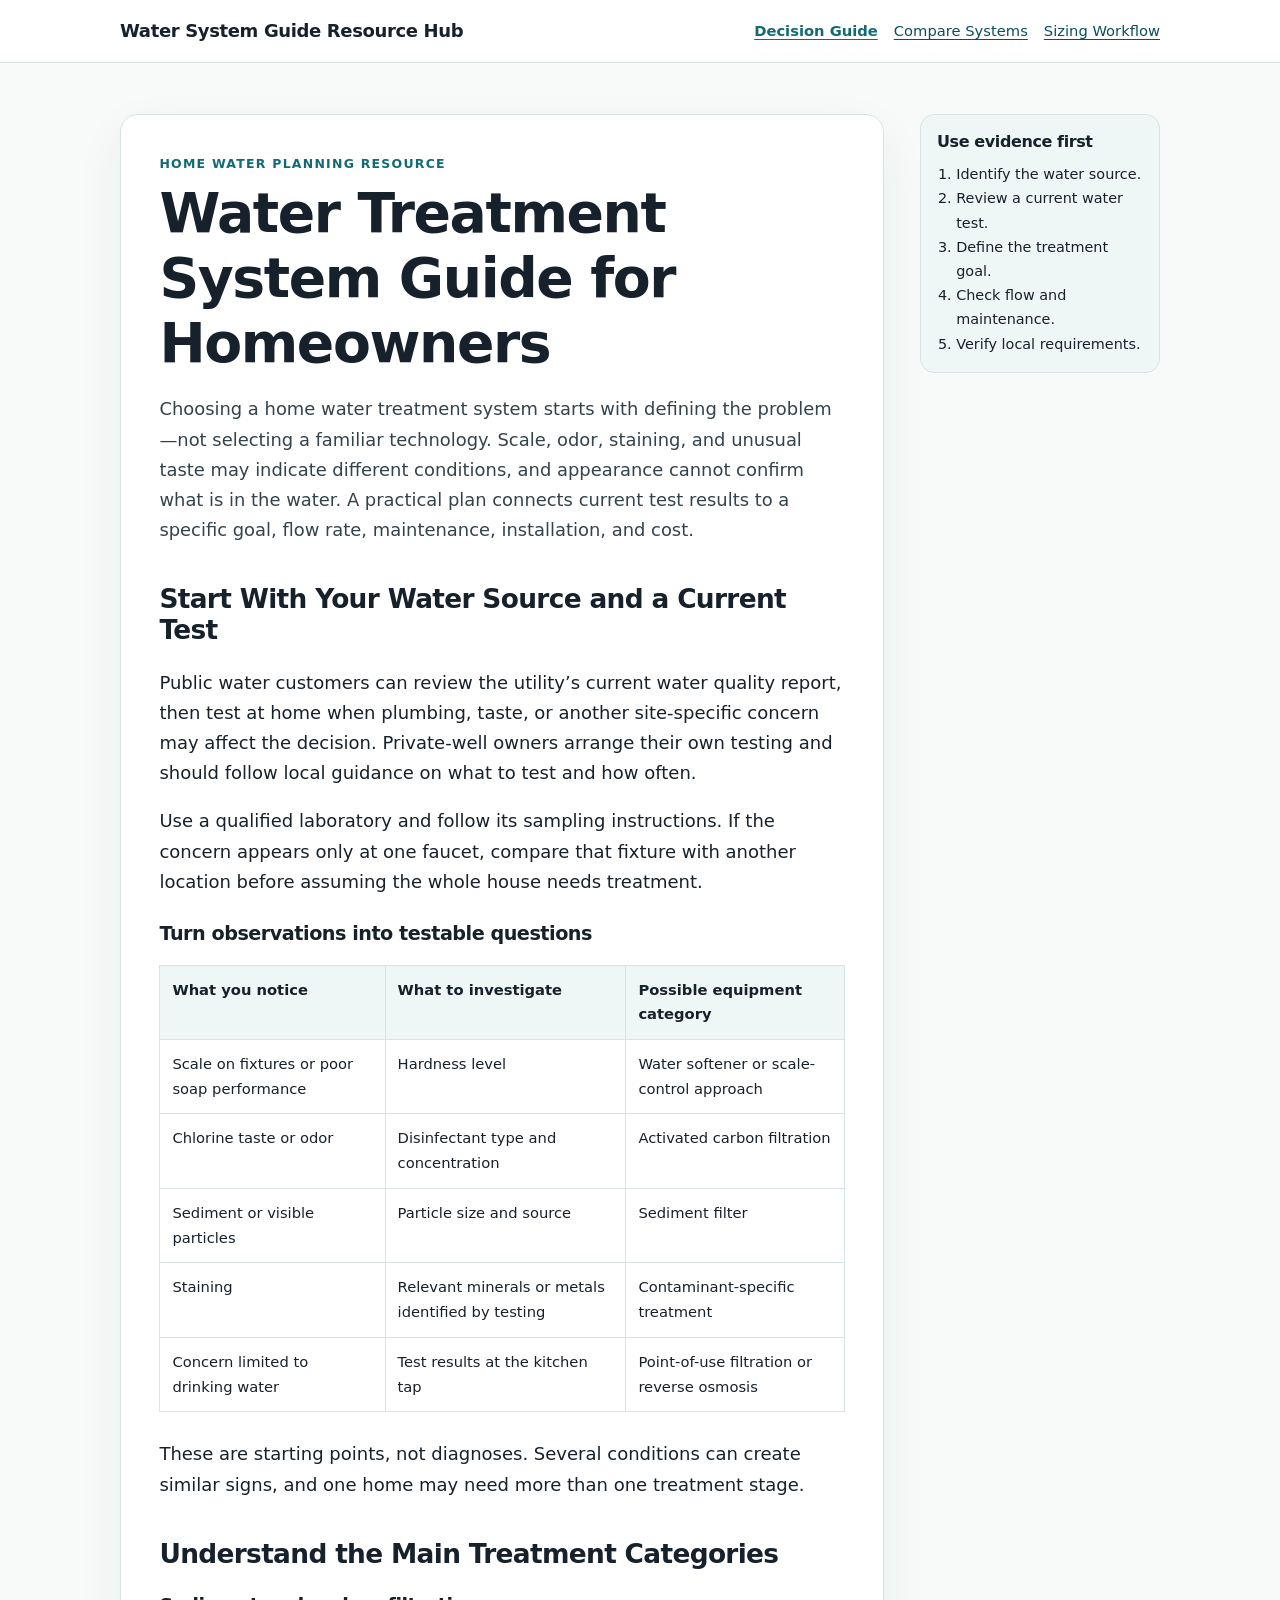
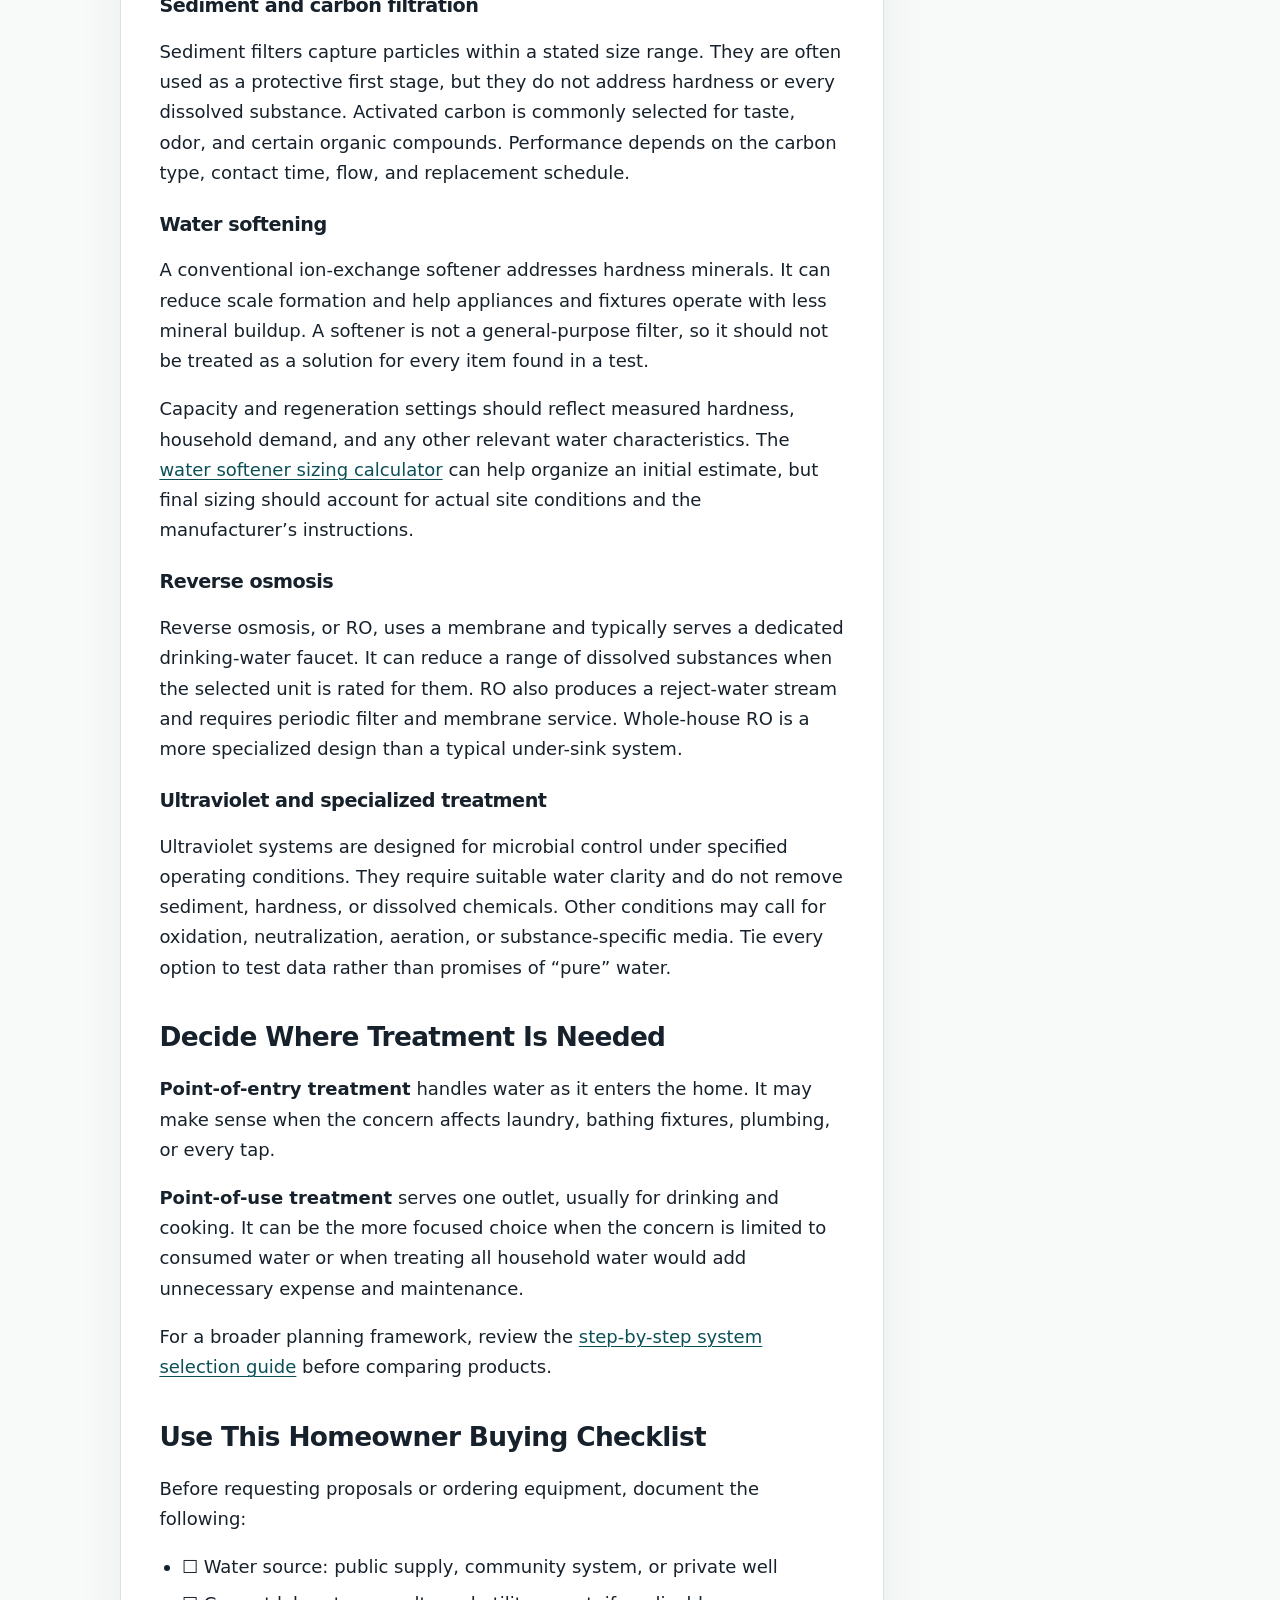
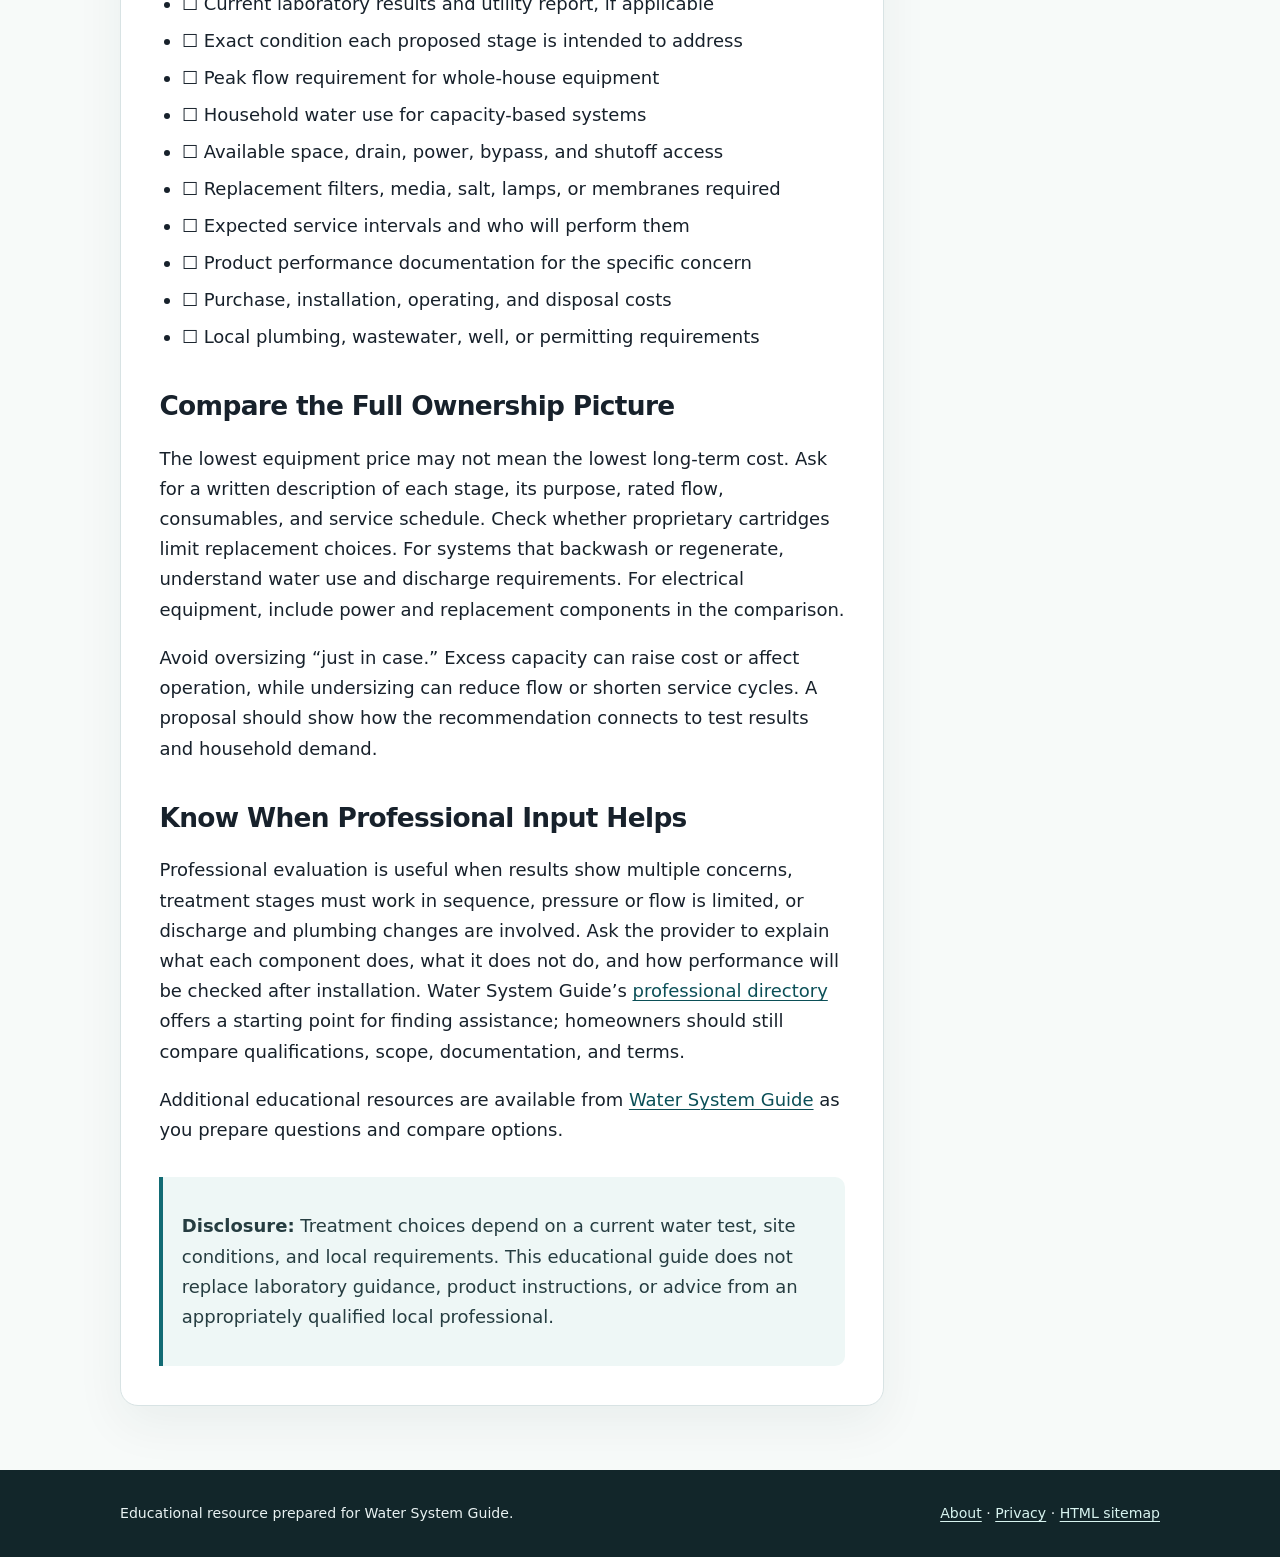
<file: index.html>
<!doctype html>
<html lang="en-US">
<head>
<meta charset="utf-8">
<meta name="viewport" content="width=device-width,initial-scale=1">
<title>Water Treatment System Guide for Homeowners</title>
<meta name="description" content="A practical homeowner framework for matching water test results, treatment goals, flow, maintenance, and installation requirements.">
<meta name="robots" content="index,follow,max-image-preview:large">
<link rel="canonical" href="https://archer-clawbot.github.io/home-water-treatment-system-guide/">
<link rel="icon" href="assets/favicon.svg" type="image/svg+xml">
<link rel="stylesheet" href="assets/style.css">
<script type="application/ld+json">{"@context":"https://schema.org","@type":"WebPage","name":"Water Treatment System Guide for Homeowners","description":"A practical homeowner framework for matching water test results, treatment goals, flow, maintenance, and installation requirements.","url":"https://archer-clawbot.github.io/home-water-treatment-system-guide/","dateModified":"2026-09-03","isPartOf":{"@type":"WebSite","name":"Water System Guide Resource Hub","url":"https://archer-clawbot.github.io/home-water-treatment-system-guide/"},"publisher":{"@type":"Organization","name":"Water System Guide","url":"https://watersystemguide.com/"},"about":["home water treatment","water filtration","water softening","reverse osmosis"]}</script>
</head>
<body>
<header class="site-header"><div class="header-inner"><a class="brand" href="index.html">Water System Guide Resource Hub</a><nav aria-label="Primary"><ul><li><a href="index.html" aria-current="page">Decision Guide</a></li><li><a href="choosing-between-filtration-softening-and-reverse-osmosis.html">Compare Systems</a></li><li><a href="sizing-and-planning-a-home-water-treatment-system.html">Sizing Workflow</a></li></ul></nav></div></header>
<div class="page">
<main id="main"><div class="eyebrow">Home water planning resource</div><h1>Water Treatment System Guide for Homeowners</h1><article><p class="lede">Choosing a home water treatment system starts with defining the problem—not selecting a familiar technology. Scale, odor, staining, and unusual taste may indicate different conditions, and appearance cannot confirm what is in the water. A practical plan connects current test results to a specific goal, flow rate, maintenance, installation, and cost.</p>
<h2>Start With Your Water Source and a Current Test</h2>
<p>Public water customers can review the utility’s current water quality report, then test at home when plumbing, taste, or another site-specific concern may affect the decision. Private-well owners arrange their own testing and should follow local guidance on what to test and how often.</p>
<p>Use a qualified laboratory and follow its sampling instructions. If the concern appears only at one faucet, compare that fixture with another location before assuming the whole house needs treatment.</p>
<h3>Turn observations into testable questions</h3>
<table>
<thead>
<tr>
<th>What you notice</th>
<th>What to investigate</th>
<th>Possible equipment category</th>
</tr>
</thead>
<tbody>
<tr>
<td>Scale on fixtures or poor soap performance</td>
<td>Hardness level</td>
<td>Water softener or scale-control approach</td>
</tr>
<tr>
<td>Chlorine taste or odor</td>
<td>Disinfectant type and concentration</td>
<td>Activated carbon filtration</td>
</tr>
<tr>
<td>Sediment or visible particles</td>
<td>Particle size and source</td>
<td>Sediment filter</td>
</tr>
<tr>
<td>Staining</td>
<td>Relevant minerals or metals identified by testing</td>
<td>Contaminant-specific treatment</td>
</tr>
<tr>
<td>Concern limited to drinking water</td>
<td>Test results at the kitchen tap</td>
<td>Point-of-use filtration or reverse osmosis</td>
</tr>
</tbody>
</table>
<p>These are starting points, not diagnoses. Several conditions can create similar signs, and one home may need more than one treatment stage.</p>
<h2>Understand the Main Treatment Categories</h2>
<h3>Sediment and carbon filtration</h3>
<p>Sediment filters capture particles within a stated size range. They are often used as a protective first stage, but they do not address hardness or every dissolved substance. Activated carbon is commonly selected for taste, odor, and certain organic compounds. Performance depends on the carbon type, contact time, flow, and replacement schedule.</p>
<h3>Water softening</h3>
<p>A conventional ion-exchange softener addresses hardness minerals. It can reduce scale formation and help appliances and fixtures operate with less mineral buildup. A softener is not a general-purpose filter, so it should not be treated as a solution for every item found in a test.</p>
<p>Capacity and regeneration settings should reflect measured hardness, household demand, and any other relevant water characteristics. The <a href="https://watersystemguide.com/tools/water-softener-sizing-calculator/">water softener sizing calculator</a> can help organize an initial estimate, but final sizing should account for actual site conditions and the manufacturer’s instructions.</p>
<h3>Reverse osmosis</h3>
<p>Reverse osmosis, or RO, uses a membrane and typically serves a dedicated drinking-water faucet. It can reduce a range of dissolved substances when the selected unit is rated for them. RO also produces a reject-water stream and requires periodic filter and membrane service. Whole-house RO is a more specialized design than a typical under-sink system.</p>
<h3>Ultraviolet and specialized treatment</h3>
<p>Ultraviolet systems are designed for microbial control under specified operating conditions. They require suitable water clarity and do not remove sediment, hardness, or dissolved chemicals. Other conditions may call for oxidation, neutralization, aeration, or substance-specific media. Tie every option to test data rather than promises of “pure” water.</p>
<h2>Decide Where Treatment Is Needed</h2>
<p><strong>Point-of-entry treatment</strong> handles water as it enters the home. It may make sense when the concern affects laundry, bathing fixtures, plumbing, or every tap.</p>
<p><strong>Point-of-use treatment</strong> serves one outlet, usually for drinking and cooking. It can be the more focused choice when the concern is limited to consumed water or when treating all household water would add unnecessary expense and maintenance.</p>
<p>For a broader planning framework, review the <a href="https://watersystemguide.com/guides/choose-home-water-treatment-system/">step-by-step system selection guide</a> before comparing products.</p>
<h2>Use This Homeowner Buying Checklist</h2>
<p>Before requesting proposals or ordering equipment, document the following:</p>
<ul>
<li><span aria-hidden="true">☐</span> Water source: public supply, community system, or private well</li>
<li><span aria-hidden="true">☐</span> Current laboratory results and utility report, if applicable</li>
<li><span aria-hidden="true">☐</span> Exact condition each proposed stage is intended to address</li>
<li><span aria-hidden="true">☐</span> Peak flow requirement for whole-house equipment</li>
<li><span aria-hidden="true">☐</span> Household water use for capacity-based systems</li>
<li><span aria-hidden="true">☐</span> Available space, drain, power, bypass, and shutoff access</li>
<li><span aria-hidden="true">☐</span> Replacement filters, media, salt, lamps, or membranes required</li>
<li><span aria-hidden="true">☐</span> Expected service intervals and who will perform them</li>
<li><span aria-hidden="true">☐</span> Product performance documentation for the specific concern</li>
<li><span aria-hidden="true">☐</span> Purchase, installation, operating, and disposal costs</li>
<li><span aria-hidden="true">☐</span> Local plumbing, wastewater, well, or permitting requirements</li>
</ul>
<h2>Compare the Full Ownership Picture</h2>
<p>The lowest equipment price may not mean the lowest long-term cost. Ask for a written description of each stage, its purpose, rated flow, consumables, and service schedule. Check whether proprietary cartridges limit replacement choices. For systems that backwash or regenerate, understand water use and discharge requirements. For electrical equipment, include power and replacement components in the comparison.</p>
<p>Avoid oversizing “just in case.” Excess capacity can raise cost or affect operation, while undersizing can reduce flow or shorten service cycles. A proposal should show how the recommendation connects to test results and household demand.</p>
<h2>Know When Professional Input Helps</h2>
<p>Professional evaluation is useful when results show multiple concerns, treatment stages must work in sequence, pressure or flow is limited, or discharge and plumbing changes are involved. Ask the provider to explain what each component does, what it does not do, and how performance will be checked after installation. Water System Guide’s <a href="https://watersystemguide.com/installation-professionals/">professional directory</a> offers a starting point for finding assistance; homeowners should still compare qualifications, scope, documentation, and terms.</p>
<p>Additional educational resources are available from <a href="https://watersystemguide.com/">Water System Guide</a> as you prepare questions and compare options.</p>
<blockquote>
<p><strong>Disclosure:</strong> Treatment choices depend on a current water test, site conditions, and local requirements. This educational guide does not replace laboratory guidance, product instructions, or advice from an appropriately qualified local professional.</p>
</blockquote></article></main>
<aside aria-label="Planning reminder"><div class="aside-card"><h2>Use evidence first</h2><ol><li>Identify the water source.</li><li>Review a current water test.</li><li>Define the treatment goal.</li><li>Check flow and maintenance.</li><li>Verify local requirements.</li></ol></div></aside>
</div>
<footer class="site-footer"><div class="footer-inner"><span>Educational resource prepared for Water System Guide.</span><span><a href="about-us.html">About</a> · <a href="privacy-policy.html">Privacy</a> · <a href="sitemap.html">HTML sitemap</a></span></div></footer>
</body></html>
</file>
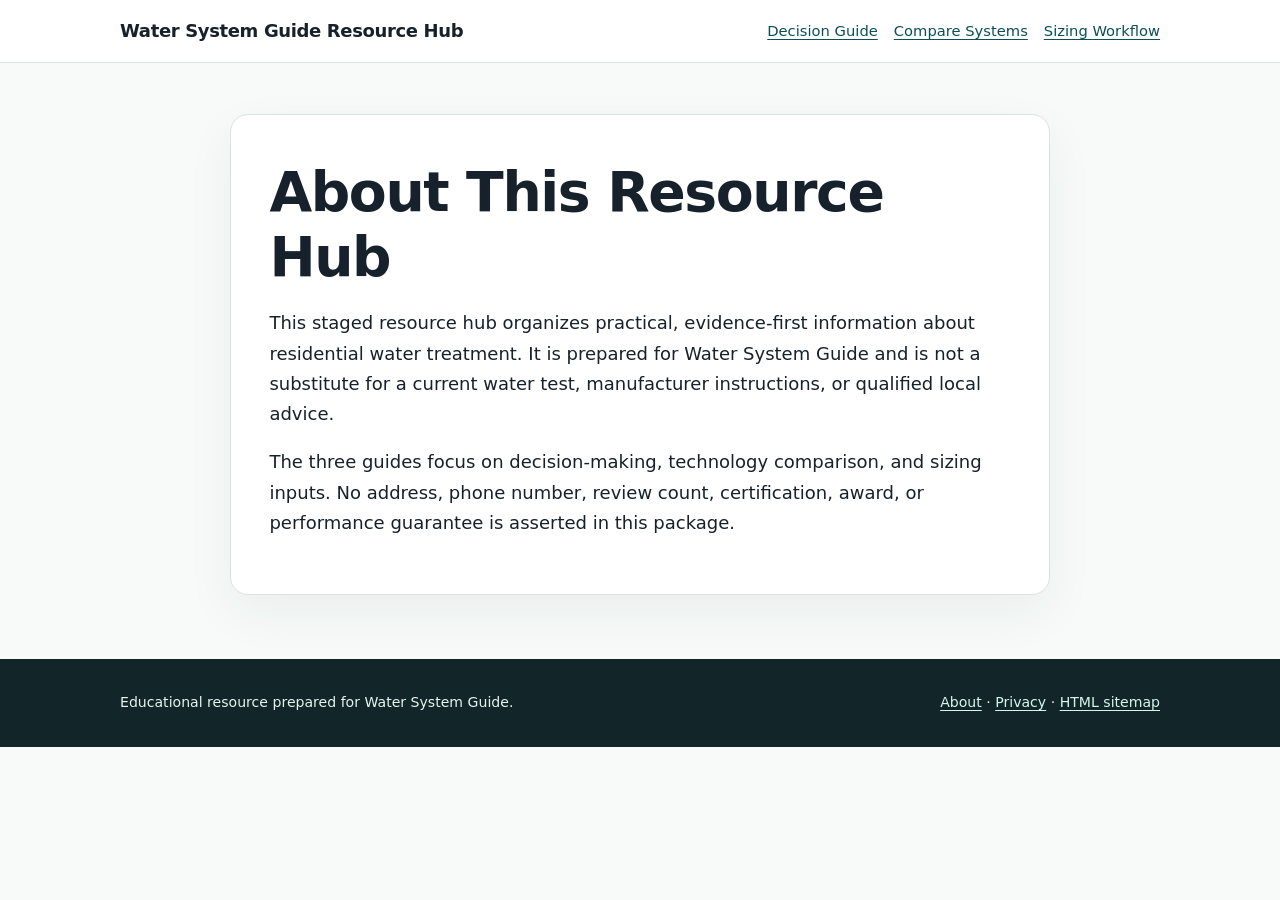
<file: about-us.html>
<!doctype html><html lang="en-US"><head><meta charset="utf-8"><meta name="viewport" content="width=device-width,initial-scale=1"><title>About This Resource Hub</title><meta name="robots" content="noindex,follow"><link rel="canonical" href="https://archer-clawbot.github.io/home-water-treatment-system-guide/about-us.html"><link rel="icon" href="assets/favicon.svg" type="image/svg+xml"><link rel="stylesheet" href="assets/style.css"></head><body><header class="site-header"><div class="header-inner"><a class="brand" href="index.html">Water System Guide Resource Hub</a><nav aria-label="Primary"><ul><li><a href="index.html">Decision Guide</a></li><li><a href="choosing-between-filtration-softening-and-reverse-osmosis.html">Compare Systems</a></li><li><a href="sizing-and-planning-a-home-water-treatment-system.html">Sizing Workflow</a></li></ul></nav></div></header><div class="page plain-page"><main><h1>About This Resource Hub</h1><p>This staged resource hub organizes practical, evidence-first information about residential water treatment. It is prepared for Water System Guide and is not a substitute for a current water test, manufacturer instructions, or qualified local advice.</p><p>The three guides focus on decision-making, technology comparison, and sizing inputs. No address, phone number, review count, certification, award, or performance guarantee is asserted in this package.</p></main></div><footer class="site-footer"><div class="footer-inner"><span>Educational resource prepared for Water System Guide.</span><span><a href="about-us.html">About</a> · <a href="privacy-policy.html">Privacy</a> · <a href="sitemap.html">HTML sitemap</a></span></div></footer></body></html>
</file>
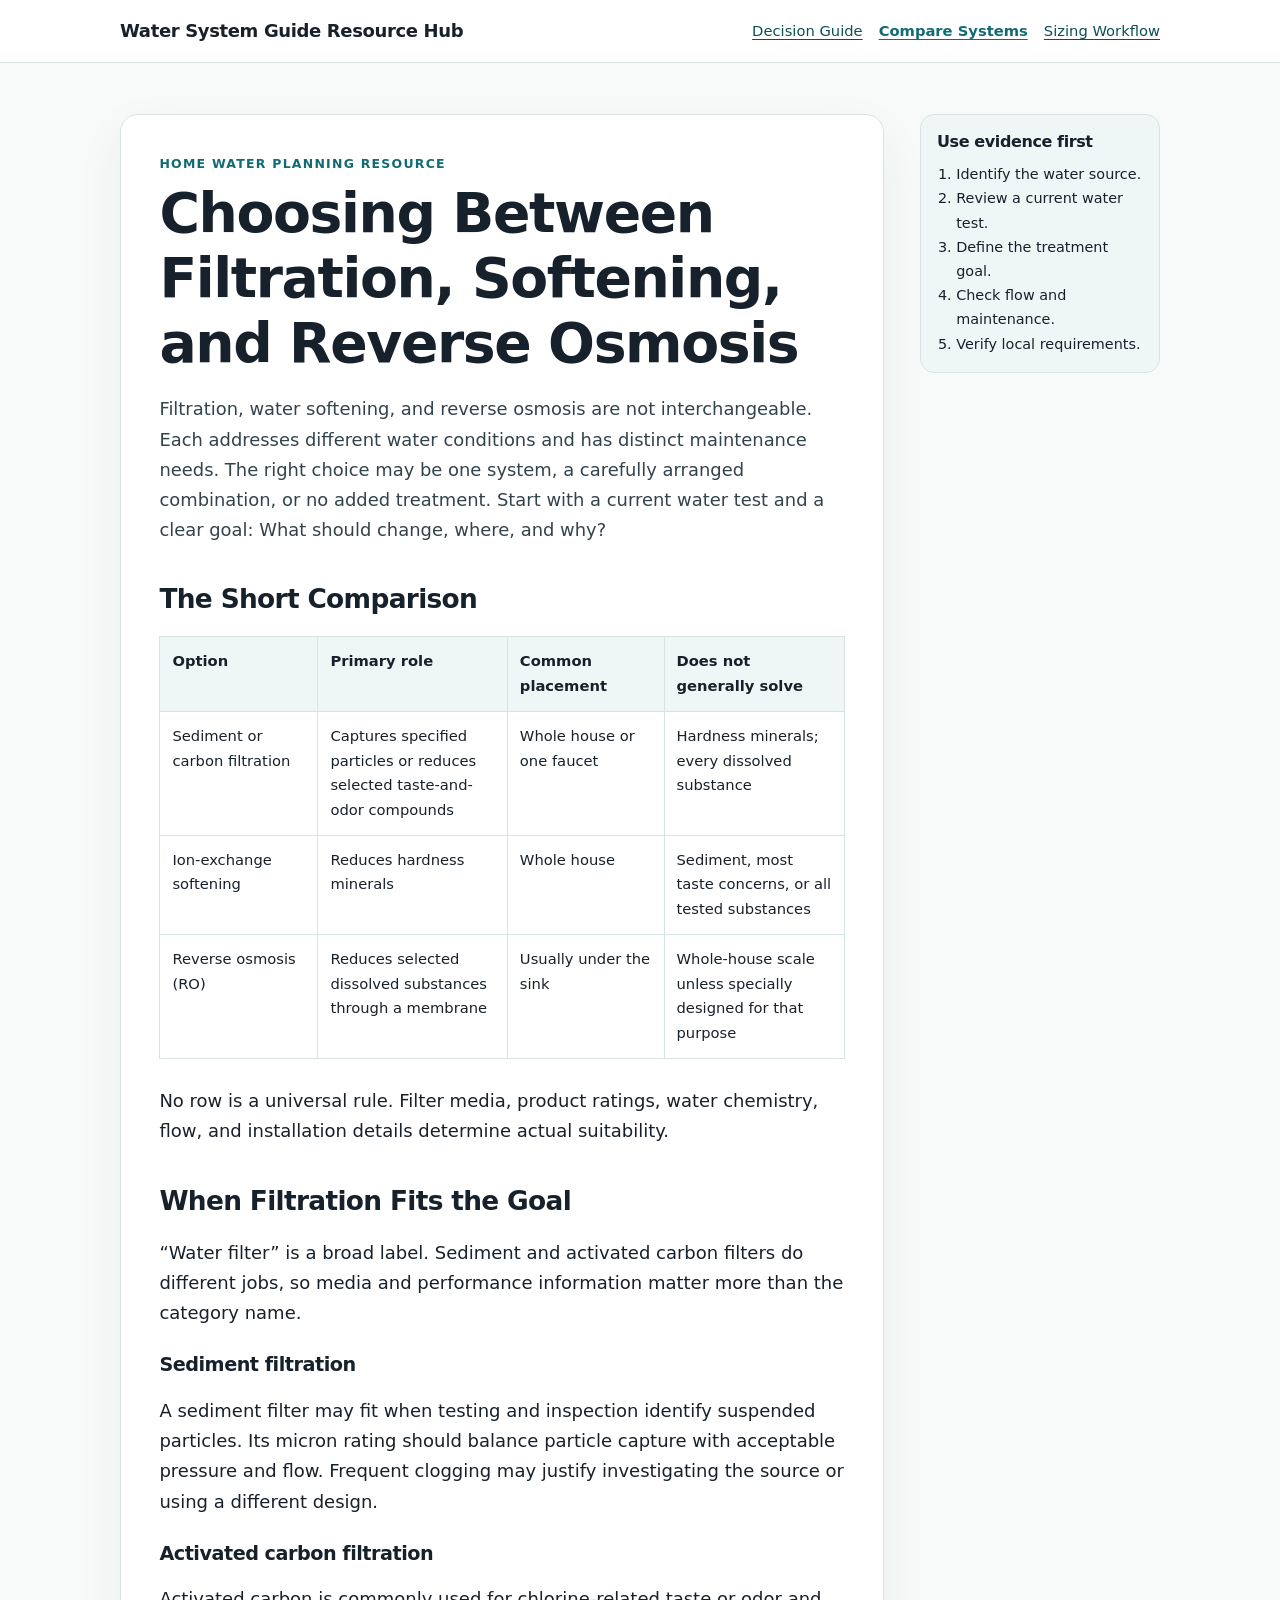
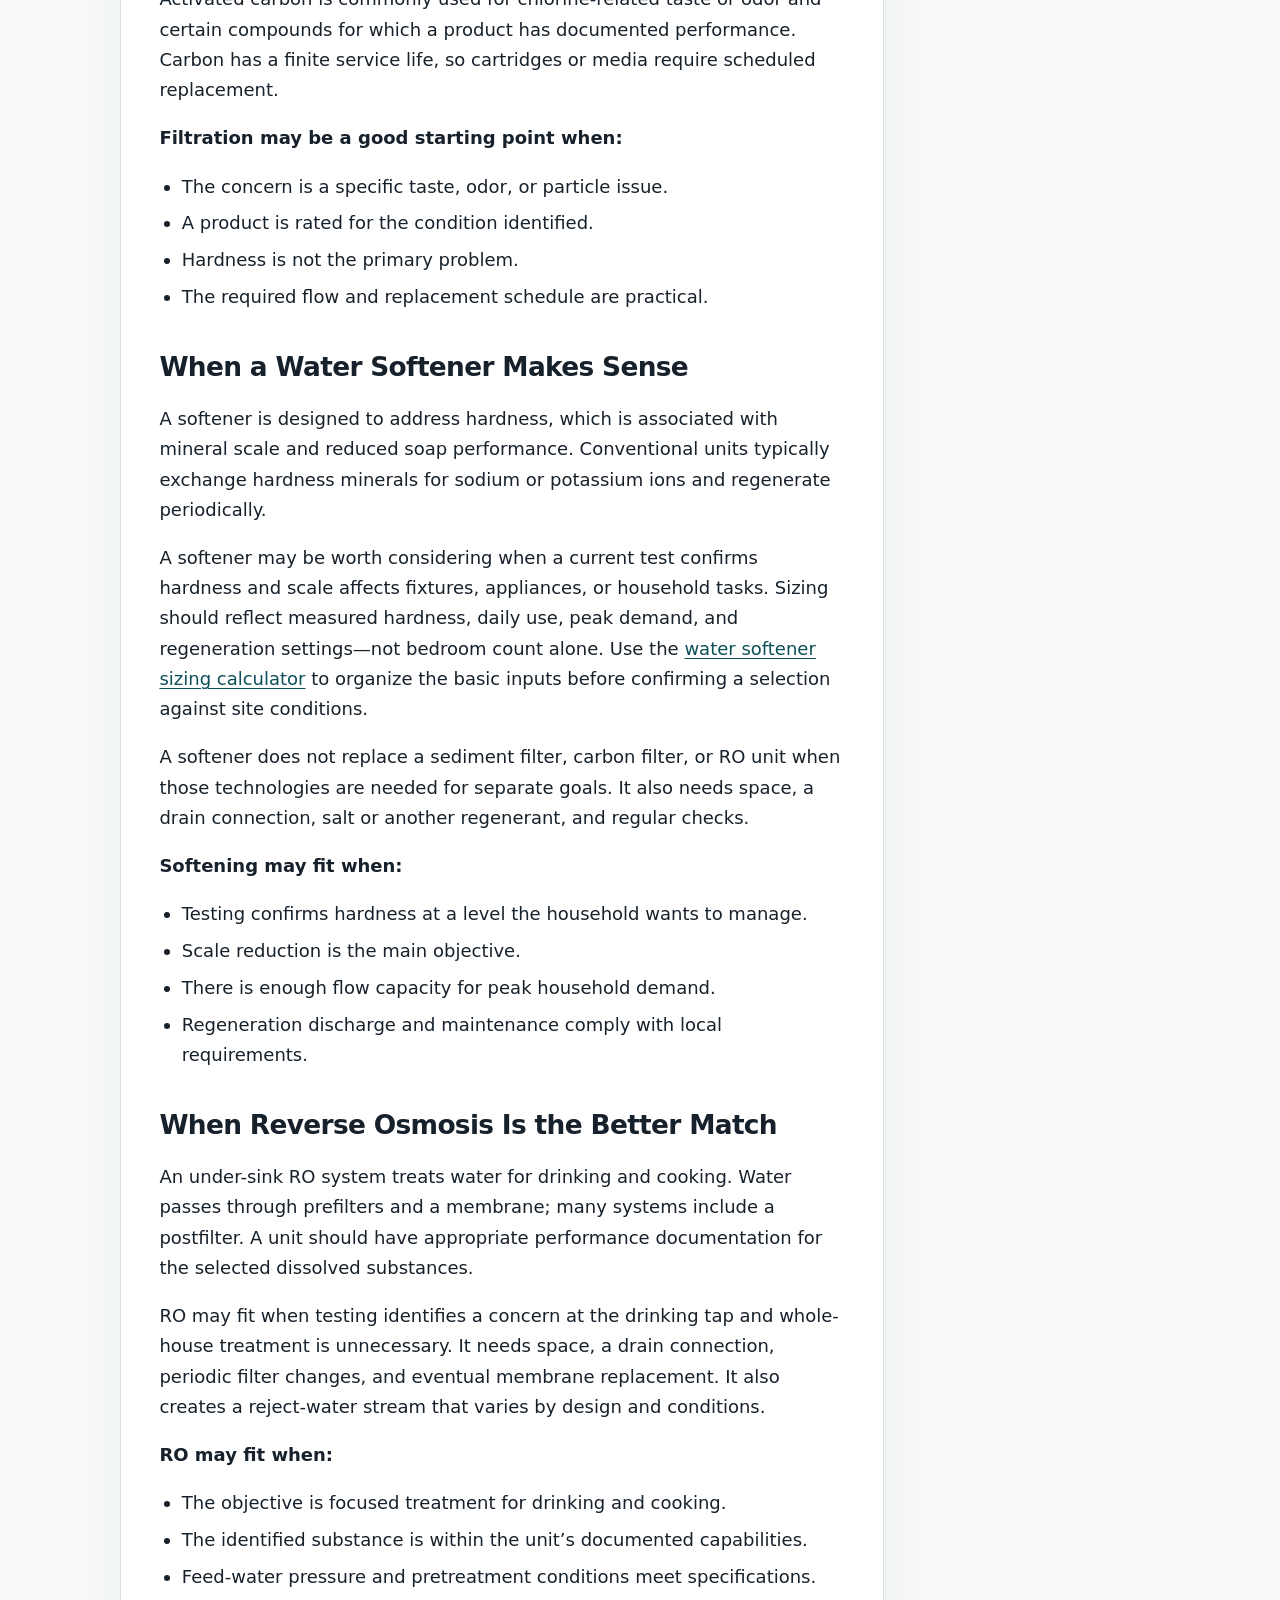
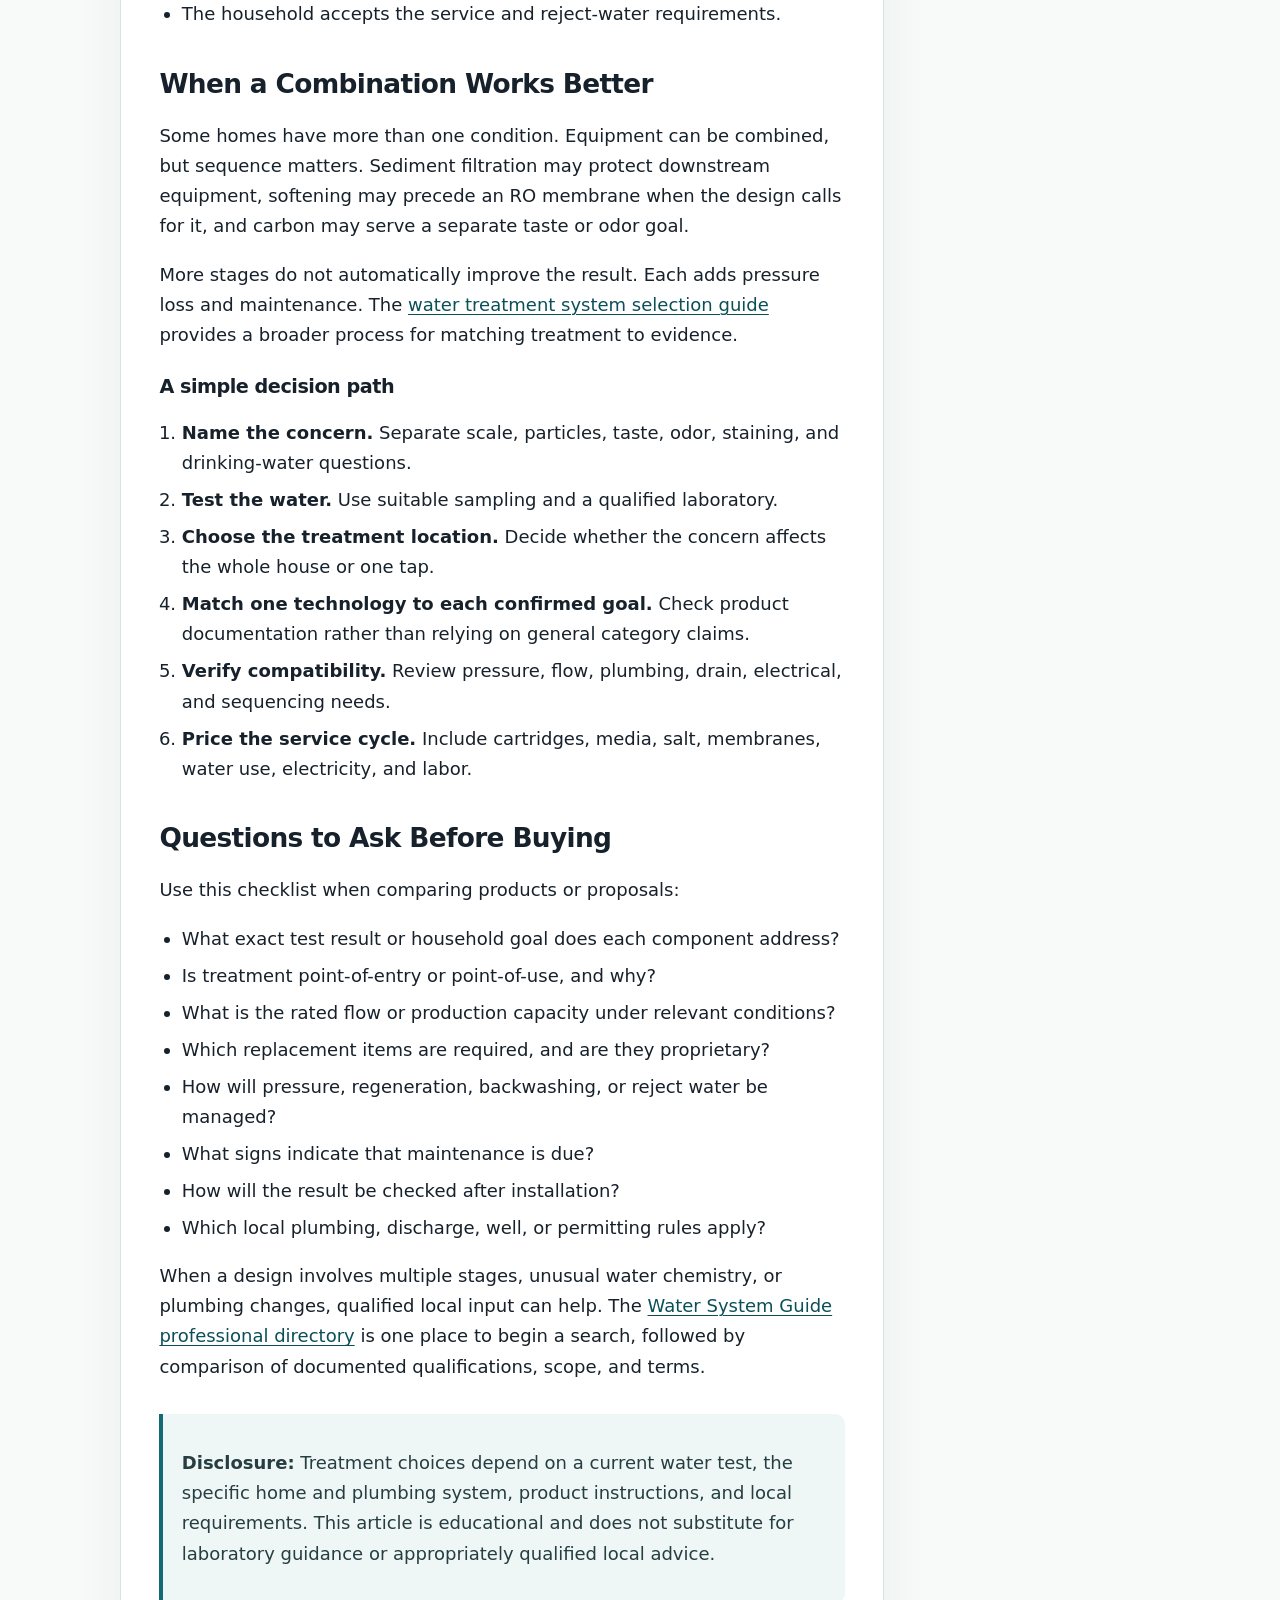
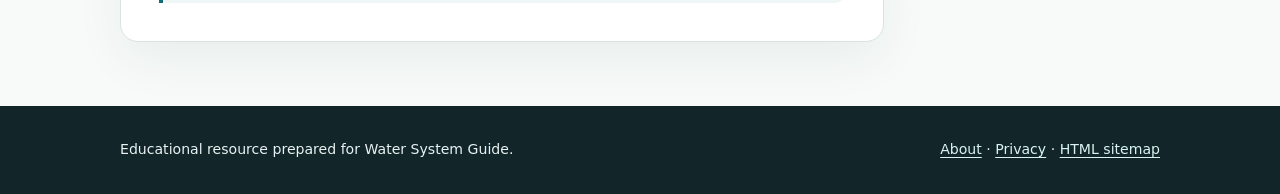
<file: choosing-between-filtration-softening-and-reverse-osmosis.html>
<!doctype html>
<html lang="en-US">
<head>
<meta charset="utf-8">
<meta name="viewport" content="width=device-width,initial-scale=1">
<title>Choosing Between Filtration, Softening, and Reverse Osmosis</title>
<meta name="description" content="Compare filtration, water softening, and reverse osmosis by purpose, placement, operating requirements, and maintenance.">
<meta name="robots" content="index,follow,max-image-preview:large">
<link rel="canonical" href="https://archer-clawbot.github.io/home-water-treatment-system-guide/choosing-between-filtration-softening-and-reverse-osmosis.html">
<link rel="icon" href="assets/favicon.svg" type="image/svg+xml">
<link rel="stylesheet" href="assets/style.css">
<script type="application/ld+json">{"@context":"https://schema.org","@type":"WebPage","name":"Choosing Between Filtration, Softening, and Reverse Osmosis","description":"Compare filtration, water softening, and reverse osmosis by purpose, placement, operating requirements, and maintenance.","url":"https://archer-clawbot.github.io/home-water-treatment-system-guide/choosing-between-filtration-softening-and-reverse-osmosis.html","dateModified":"2026-09-03","isPartOf":{"@type":"WebSite","name":"Water System Guide Resource Hub","url":"https://archer-clawbot.github.io/home-water-treatment-system-guide/"},"publisher":{"@type":"Organization","name":"Water System Guide","url":"https://watersystemguide.com/"},"about":["home water treatment","water filtration","water softening","reverse osmosis"]}</script>
</head>
<body>
<header class="site-header"><div class="header-inner"><a class="brand" href="index.html">Water System Guide Resource Hub</a><nav aria-label="Primary"><ul><li><a href="index.html">Decision Guide</a></li><li><a href="choosing-between-filtration-softening-and-reverse-osmosis.html" aria-current="page">Compare Systems</a></li><li><a href="sizing-and-planning-a-home-water-treatment-system.html">Sizing Workflow</a></li></ul></nav></div></header>
<div class="page">
<main id="main"><div class="eyebrow">Home water planning resource</div><h1>Choosing Between Filtration, Softening, and Reverse Osmosis</h1><article><p class="lede">Filtration, water softening, and reverse osmosis are not interchangeable. Each addresses different water conditions and has distinct maintenance needs. The right choice may be one system, a carefully arranged combination, or no added treatment. Start with a current water test and a clear goal: What should change, where, and why?</p>
<h2>The Short Comparison</h2>
<table>
<thead>
<tr>
<th>Option</th>
<th>Primary role</th>
<th>Common placement</th>
<th>Does not generally solve</th>
</tr>
</thead>
<tbody>
<tr>
<td>Sediment or carbon filtration</td>
<td>Captures specified particles or reduces selected taste-and-odor compounds</td>
<td>Whole house or one faucet</td>
<td>Hardness minerals; every dissolved substance</td>
</tr>
<tr>
<td>Ion-exchange softening</td>
<td>Reduces hardness minerals</td>
<td>Whole house</td>
<td>Sediment, most taste concerns, or all tested substances</td>
</tr>
<tr>
<td>Reverse osmosis (RO)</td>
<td>Reduces selected dissolved substances through a membrane</td>
<td>Usually under the sink</td>
<td>Whole-house scale unless specially designed for that purpose</td>
</tr>
</tbody>
</table>
<p>No row is a universal rule. Filter media, product ratings, water chemistry, flow, and installation details determine actual suitability.</p>
<h2>When Filtration Fits the Goal</h2>
<p>“Water filter” is a broad label. Sediment and activated carbon filters do different jobs, so media and performance information matter more than the category name.</p>
<h3>Sediment filtration</h3>
<p>A sediment filter may fit when testing and inspection identify suspended particles. Its micron rating should balance particle capture with acceptable pressure and flow. Frequent clogging may justify investigating the source or using a different design.</p>
<h3>Activated carbon filtration</h3>
<p>Activated carbon is commonly used for chlorine-related taste or odor and certain compounds for which a product has documented performance. Carbon has a finite service life, so cartridges or media require scheduled replacement.</p>
<p><strong>Filtration may be a good starting point when:</strong></p>
<ul>
<li>The concern is a specific taste, odor, or particle issue.</li>
<li>A product is rated for the condition identified.</li>
<li>Hardness is not the primary problem.</li>
<li>The required flow and replacement schedule are practical.</li>
</ul>
<h2>When a Water Softener Makes Sense</h2>
<p>A softener is designed to address hardness, which is associated with mineral scale and reduced soap performance. Conventional units typically exchange hardness minerals for sodium or potassium ions and regenerate periodically.</p>
<p>A softener may be worth considering when a current test confirms hardness and scale affects fixtures, appliances, or household tasks. Sizing should reflect measured hardness, daily use, peak demand, and regeneration settings—not bedroom count alone. Use the <a href="https://watersystemguide.com/tools/water-softener-sizing-calculator/">water softener sizing calculator</a> to organize the basic inputs before confirming a selection against site conditions.</p>
<p>A softener does not replace a sediment filter, carbon filter, or RO unit when those technologies are needed for separate goals. It also needs space, a drain connection, salt or another regenerant, and regular checks.</p>
<p><strong>Softening may fit when:</strong></p>
<ul>
<li>Testing confirms hardness at a level the household wants to manage.</li>
<li>Scale reduction is the main objective.</li>
<li>There is enough flow capacity for peak household demand.</li>
<li>Regeneration discharge and maintenance comply with local requirements.</li>
</ul>
<h2>When Reverse Osmosis Is the Better Match</h2>
<p>An under-sink RO system treats water for drinking and cooking. Water passes through prefilters and a membrane; many systems include a postfilter. A unit should have appropriate performance documentation for the selected dissolved substances.</p>
<p>RO may fit when testing identifies a concern at the drinking tap and whole-house treatment is unnecessary. It needs space, a drain connection, periodic filter changes, and eventual membrane replacement. It also creates a reject-water stream that varies by design and conditions.</p>
<p><strong>RO may fit when:</strong></p>
<ul>
<li>The objective is focused treatment for drinking and cooking.</li>
<li>The identified substance is within the unit’s documented capabilities.</li>
<li>Feed-water pressure and pretreatment conditions meet specifications.</li>
<li>The household accepts the service and reject-water requirements.</li>
</ul>
<h2>When a Combination Works Better</h2>
<p>Some homes have more than one condition. Equipment can be combined, but sequence matters. Sediment filtration may protect downstream equipment, softening may precede an RO membrane when the design calls for it, and carbon may serve a separate taste or odor goal.</p>
<p>More stages do not automatically improve the result. Each adds pressure loss and maintenance. The <a href="https://watersystemguide.com/guides/choose-home-water-treatment-system/">water treatment system selection guide</a> provides a broader process for matching treatment to evidence.</p>
<h3>A simple decision path</h3>
<ol>
<li><strong>Name the concern.</strong> Separate scale, particles, taste, odor, staining, and drinking-water questions.</li>
<li><strong>Test the water.</strong> Use suitable sampling and a qualified laboratory.</li>
<li><strong>Choose the treatment location.</strong> Decide whether the concern affects the whole house or one tap.</li>
<li><strong>Match one technology to each confirmed goal.</strong> Check product documentation rather than relying on general category claims.</li>
<li><strong>Verify compatibility.</strong> Review pressure, flow, plumbing, drain, electrical, and sequencing needs.</li>
<li><strong>Price the service cycle.</strong> Include cartridges, media, salt, membranes, water use, electricity, and labor.</li>
</ol>
<h2>Questions to Ask Before Buying</h2>
<p>Use this checklist when comparing products or proposals:</p>
<ul>
<li>What exact test result or household goal does each component address?</li>
<li>Is treatment point-of-entry or point-of-use, and why?</li>
<li>What is the rated flow or production capacity under relevant conditions?</li>
<li>Which replacement items are required, and are they proprietary?</li>
<li>How will pressure, regeneration, backwashing, or reject water be managed?</li>
<li>What signs indicate that maintenance is due?</li>
<li>How will the result be checked after installation?</li>
<li>Which local plumbing, discharge, well, or permitting rules apply?</li>
</ul>
<p>When a design involves multiple stages, unusual water chemistry, or plumbing changes, qualified local input can help. The <a href="https://watersystemguide.com/installation-professionals/">Water System Guide professional directory</a> is one place to begin a search, followed by comparison of documented qualifications, scope, and terms.</p>
<blockquote>
<p><strong>Disclosure:</strong> Treatment choices depend on a current water test, the specific home and plumbing system, product instructions, and local requirements. This article is educational and does not substitute for laboratory guidance or appropriately qualified local advice.</p>
</blockquote></article></main>
<aside aria-label="Planning reminder"><div class="aside-card"><h2>Use evidence first</h2><ol><li>Identify the water source.</li><li>Review a current water test.</li><li>Define the treatment goal.</li><li>Check flow and maintenance.</li><li>Verify local requirements.</li></ol></div></aside>
</div>
<footer class="site-footer"><div class="footer-inner"><span>Educational resource prepared for Water System Guide.</span><span><a href="about-us.html">About</a> · <a href="privacy-policy.html">Privacy</a> · <a href="sitemap.html">HTML sitemap</a></span></div></footer>
</body></html>
</file>
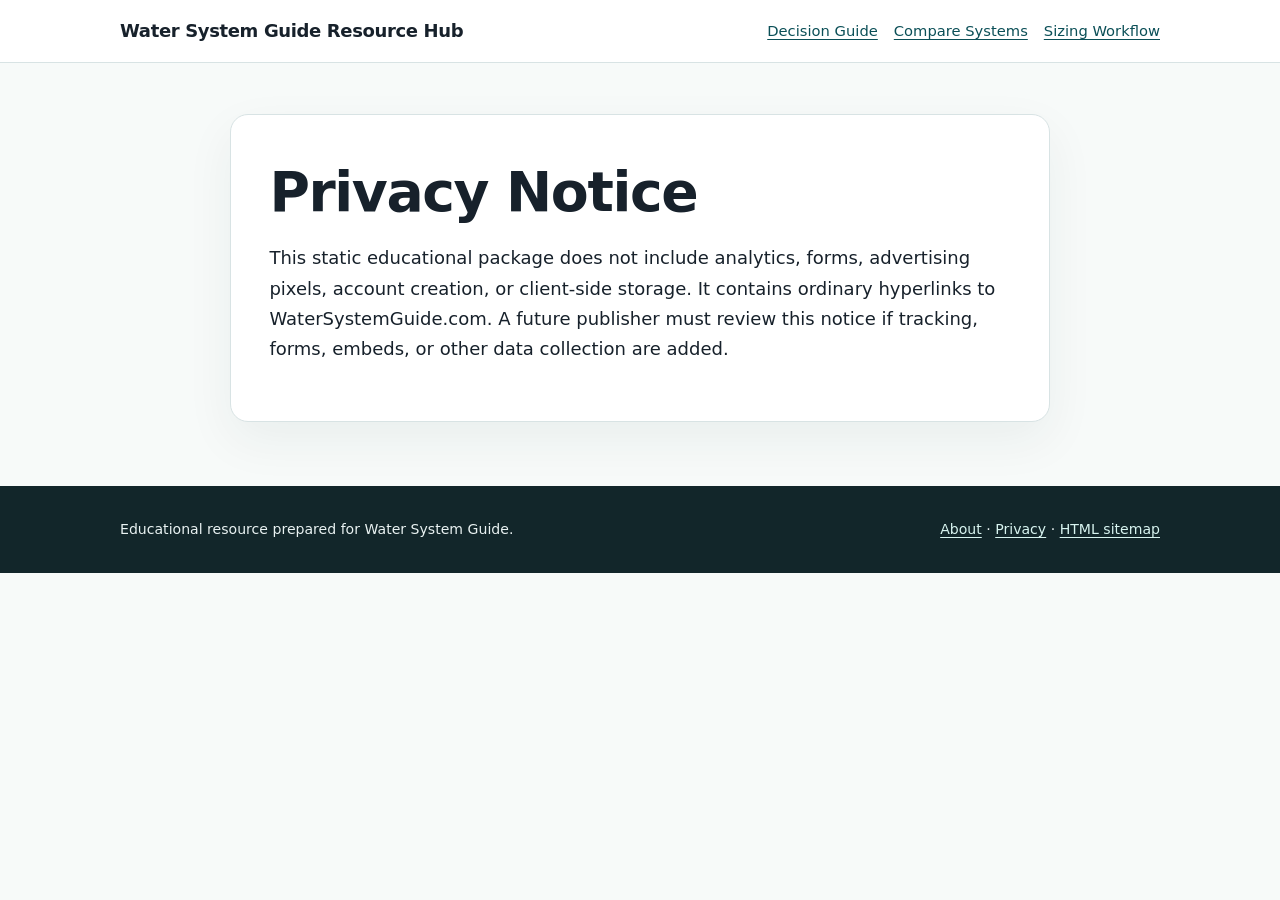
<file: privacy-policy.html>
<!doctype html><html lang="en-US"><head><meta charset="utf-8"><meta name="viewport" content="width=device-width,initial-scale=1"><title>Privacy Notice</title><meta name="robots" content="noindex,follow"><link rel="canonical" href="https://archer-clawbot.github.io/home-water-treatment-system-guide/privacy-policy.html"><link rel="icon" href="assets/favicon.svg" type="image/svg+xml"><link rel="stylesheet" href="assets/style.css"></head><body><header class="site-header"><div class="header-inner"><a class="brand" href="index.html">Water System Guide Resource Hub</a><nav aria-label="Primary"><ul><li><a href="index.html">Decision Guide</a></li><li><a href="choosing-between-filtration-softening-and-reverse-osmosis.html">Compare Systems</a></li><li><a href="sizing-and-planning-a-home-water-treatment-system.html">Sizing Workflow</a></li></ul></nav></div></header><div class="page plain-page"><main><h1>Privacy Notice</h1><p>This static educational package does not include analytics, forms, advertising pixels, account creation, or client-side storage. It contains ordinary hyperlinks to WaterSystemGuide.com. A future publisher must review this notice if tracking, forms, embeds, or other data collection are added.</p></main></div><footer class="site-footer"><div class="footer-inner"><span>Educational resource prepared for Water System Guide.</span><span><a href="about-us.html">About</a> · <a href="privacy-policy.html">Privacy</a> · <a href="sitemap.html">HTML sitemap</a></span></div></footer></body></html>
</file>
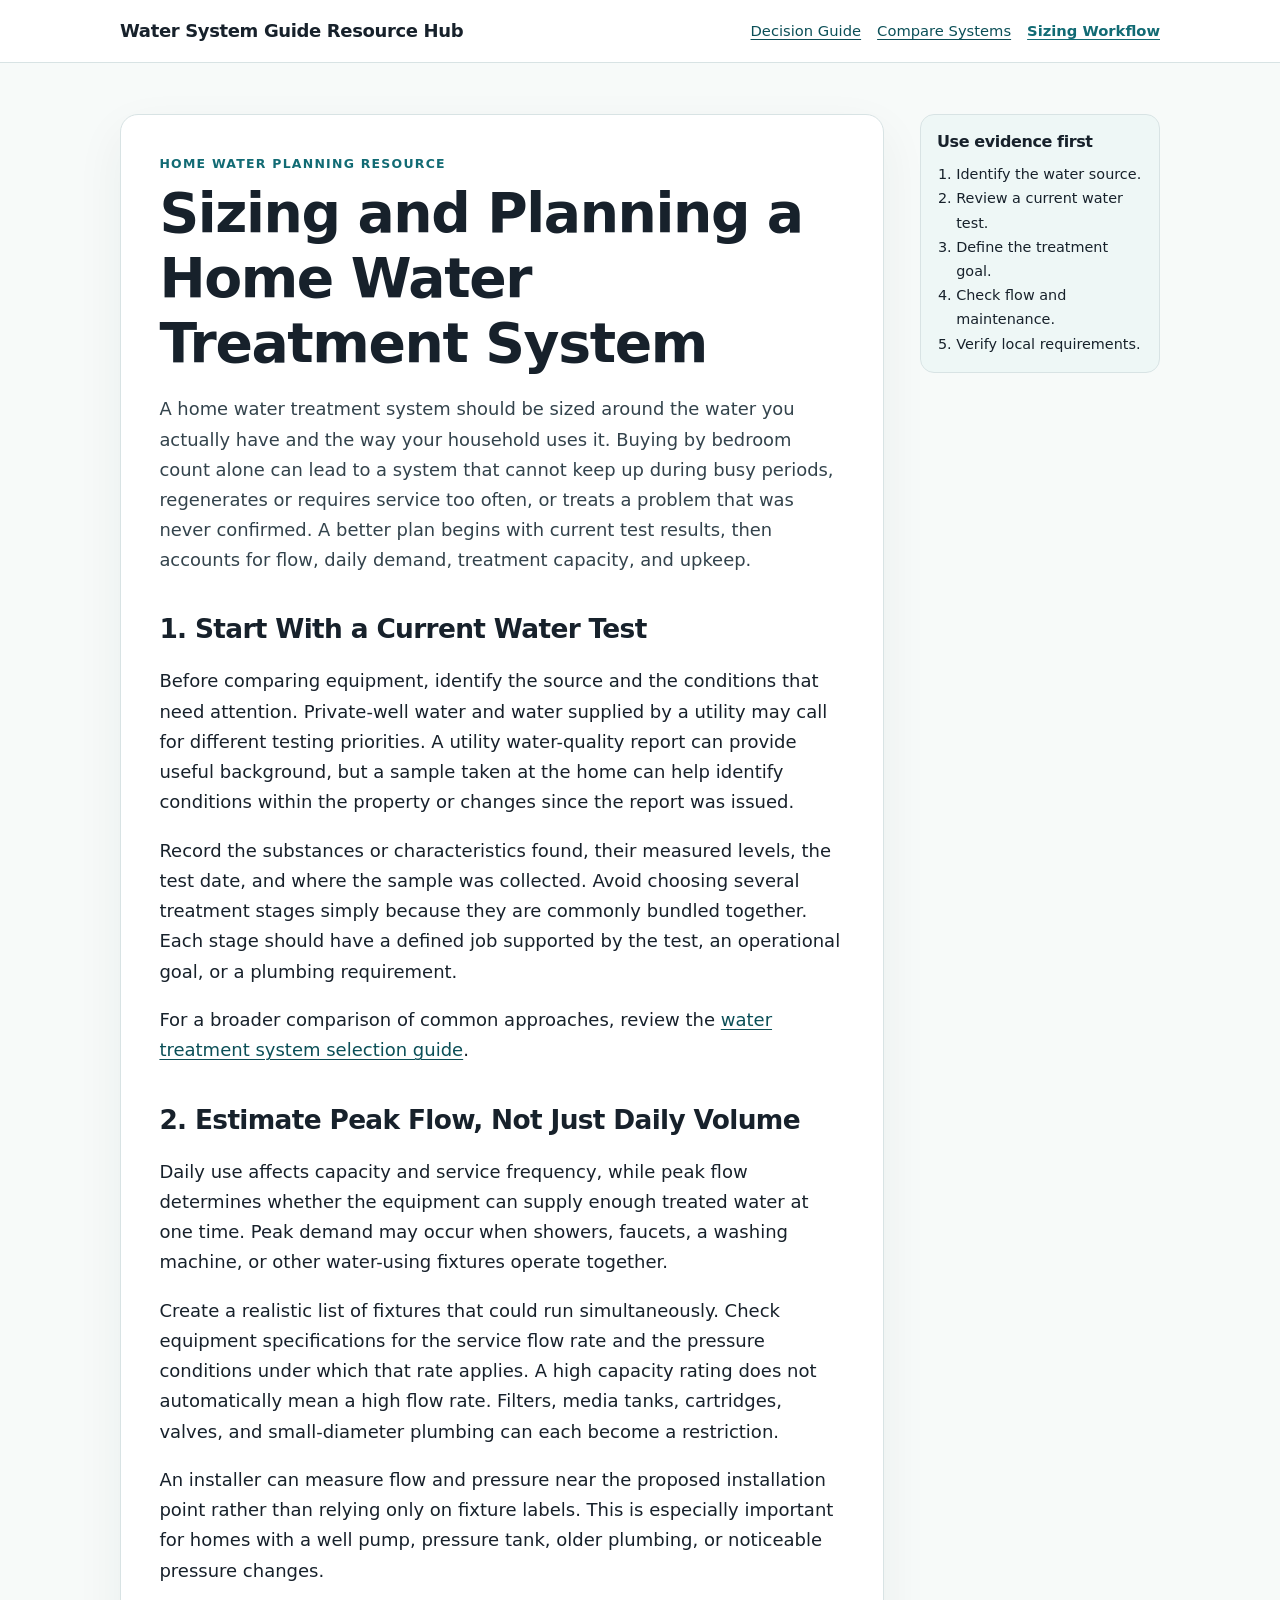
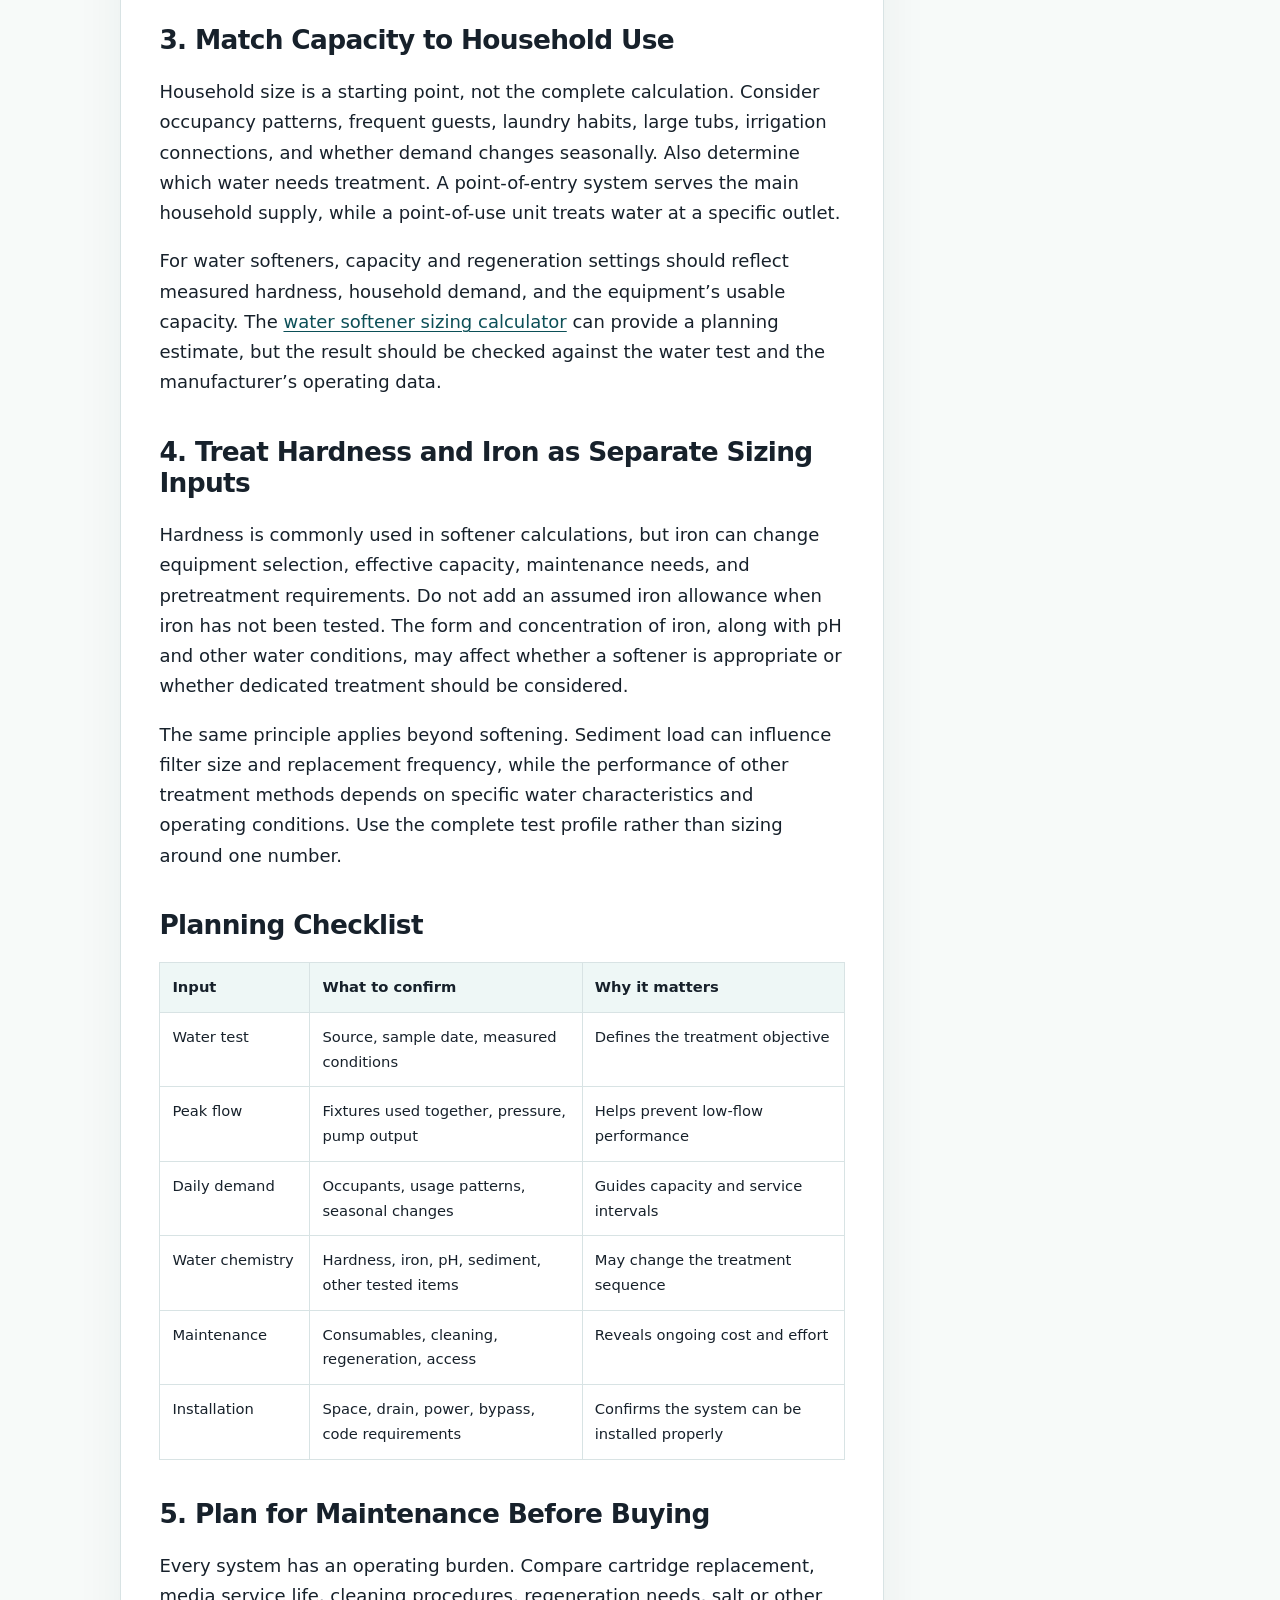
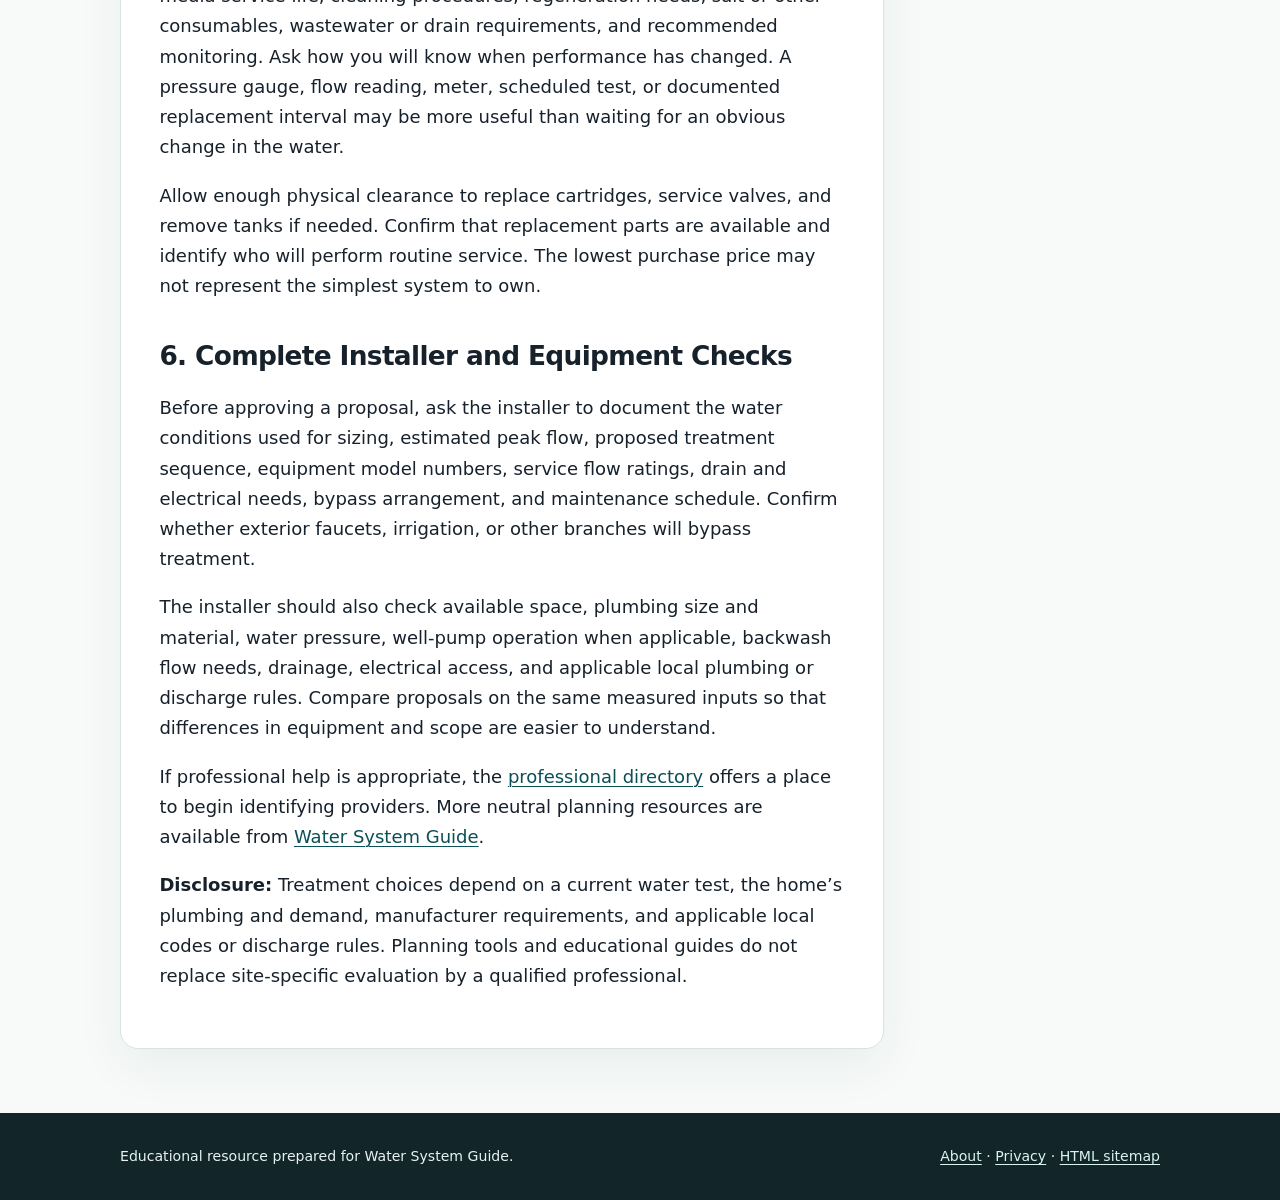
<file: sizing-and-planning-a-home-water-treatment-system.html>
<!doctype html>
<html lang="en-US">
<head>
<meta charset="utf-8">
<meta name="viewport" content="width=device-width,initial-scale=1">
<title>Sizing and Planning a Home Water Treatment System</title>
<meta name="description" content="A practical sizing workflow covering water tests, peak flow, household demand, hardness and iron, maintenance, and installer checks.">
<meta name="robots" content="index,follow,max-image-preview:large">
<link rel="canonical" href="https://archer-clawbot.github.io/home-water-treatment-system-guide/sizing-and-planning-a-home-water-treatment-system.html">
<link rel="icon" href="assets/favicon.svg" type="image/svg+xml">
<link rel="stylesheet" href="assets/style.css">
<script type="application/ld+json">{"@context":"https://schema.org","@type":"WebPage","name":"Sizing and Planning a Home Water Treatment System","description":"A practical sizing workflow covering water tests, peak flow, household demand, hardness and iron, maintenance, and installer checks.","url":"https://archer-clawbot.github.io/home-water-treatment-system-guide/sizing-and-planning-a-home-water-treatment-system.html","dateModified":"2026-09-03","isPartOf":{"@type":"WebSite","name":"Water System Guide Resource Hub","url":"https://archer-clawbot.github.io/home-water-treatment-system-guide/"},"publisher":{"@type":"Organization","name":"Water System Guide","url":"https://watersystemguide.com/"},"about":["home water treatment","water filtration","water softening","reverse osmosis"]}</script>
</head>
<body>
<header class="site-header"><div class="header-inner"><a class="brand" href="index.html">Water System Guide Resource Hub</a><nav aria-label="Primary"><ul><li><a href="index.html">Decision Guide</a></li><li><a href="choosing-between-filtration-softening-and-reverse-osmosis.html">Compare Systems</a></li><li><a href="sizing-and-planning-a-home-water-treatment-system.html" aria-current="page">Sizing Workflow</a></li></ul></nav></div></header>
<div class="page">
<main id="main"><div class="eyebrow">Home water planning resource</div><h1>Sizing and Planning a Home Water Treatment System</h1><article><p class="lede">A home water treatment system should be sized around the water you actually have and the way your household uses it. Buying by bedroom count alone can lead to a system that cannot keep up during busy periods, regenerates or requires service too often, or treats a problem that was never confirmed. A better plan begins with current test results, then accounts for flow, daily demand, treatment capacity, and upkeep.</p>
<h2>1. Start With a Current Water Test</h2>
<p>Before comparing equipment, identify the source and the conditions that need attention. Private-well water and water supplied by a utility may call for different testing priorities. A utility water-quality report can provide useful background, but a sample taken at the home can help identify conditions within the property or changes since the report was issued.</p>
<p>Record the substances or characteristics found, their measured levels, the test date, and where the sample was collected. Avoid choosing several treatment stages simply because they are commonly bundled together. Each stage should have a defined job supported by the test, an operational goal, or a plumbing requirement.</p>
<p>For a broader comparison of common approaches, review the <a href="https://watersystemguide.com/guides/choose-home-water-treatment-system/">water treatment system selection guide</a>.</p>
<h2>2. Estimate Peak Flow, Not Just Daily Volume</h2>
<p>Daily use affects capacity and service frequency, while peak flow determines whether the equipment can supply enough treated water at one time. Peak demand may occur when showers, faucets, a washing machine, or other water-using fixtures operate together.</p>
<p>Create a realistic list of fixtures that could run simultaneously. Check equipment specifications for the service flow rate and the pressure conditions under which that rate applies. A high capacity rating does not automatically mean a high flow rate. Filters, media tanks, cartridges, valves, and small-diameter plumbing can each become a restriction.</p>
<p>An installer can measure flow and pressure near the proposed installation point rather than relying only on fixture labels. This is especially important for homes with a well pump, pressure tank, older plumbing, or noticeable pressure changes.</p>
<h2>3. Match Capacity to Household Use</h2>
<p>Household size is a starting point, not the complete calculation. Consider occupancy patterns, frequent guests, laundry habits, large tubs, irrigation connections, and whether demand changes seasonally. Also determine which water needs treatment. A point-of-entry system serves the main household supply, while a point-of-use unit treats water at a specific outlet.</p>
<p>For water softeners, capacity and regeneration settings should reflect measured hardness, household demand, and the equipment’s usable capacity. The <a href="https://watersystemguide.com/tools/water-softener-sizing-calculator/">water softener sizing calculator</a> can provide a planning estimate, but the result should be checked against the water test and the manufacturer’s operating data.</p>
<h2>4. Treat Hardness and Iron as Separate Sizing Inputs</h2>
<p>Hardness is commonly used in softener calculations, but iron can change equipment selection, effective capacity, maintenance needs, and pretreatment requirements. Do not add an assumed iron allowance when iron has not been tested. The form and concentration of iron, along with pH and other water conditions, may affect whether a softener is appropriate or whether dedicated treatment should be considered.</p>
<p>The same principle applies beyond softening. Sediment load can influence filter size and replacement frequency, while the performance of other treatment methods depends on specific water characteristics and operating conditions. Use the complete test profile rather than sizing around one number.</p>
<h2>Planning Checklist</h2>
<table>
<thead>
<tr>
<th>Input</th>
<th>What to confirm</th>
<th>Why it matters</th>
</tr>
</thead>
<tbody>
<tr>
<td>Water test</td>
<td>Source, sample date, measured conditions</td>
<td>Defines the treatment objective</td>
</tr>
<tr>
<td>Peak flow</td>
<td>Fixtures used together, pressure, pump output</td>
<td>Helps prevent low-flow performance</td>
</tr>
<tr>
<td>Daily demand</td>
<td>Occupants, usage patterns, seasonal changes</td>
<td>Guides capacity and service intervals</td>
</tr>
<tr>
<td>Water chemistry</td>
<td>Hardness, iron, pH, sediment, other tested items</td>
<td>May change the treatment sequence</td>
</tr>
<tr>
<td>Maintenance</td>
<td>Consumables, cleaning, regeneration, access</td>
<td>Reveals ongoing cost and effort</td>
</tr>
<tr>
<td>Installation</td>
<td>Space, drain, power, bypass, code requirements</td>
<td>Confirms the system can be installed properly</td>
</tr>
</tbody>
</table>
<h2>5. Plan for Maintenance Before Buying</h2>
<p>Every system has an operating burden. Compare cartridge replacement, media service life, cleaning procedures, regeneration needs, salt or other consumables, wastewater or drain requirements, and recommended monitoring. Ask how you will know when performance has changed. A pressure gauge, flow reading, meter, scheduled test, or documented replacement interval may be more useful than waiting for an obvious change in the water.</p>
<p>Allow enough physical clearance to replace cartridges, service valves, and remove tanks if needed. Confirm that replacement parts are available and identify who will perform routine service. The lowest purchase price may not represent the simplest system to own.</p>
<h2>6. Complete Installer and Equipment Checks</h2>
<p>Before approving a proposal, ask the installer to document the water conditions used for sizing, estimated peak flow, proposed treatment sequence, equipment model numbers, service flow ratings, drain and electrical needs, bypass arrangement, and maintenance schedule. Confirm whether exterior faucets, irrigation, or other branches will bypass treatment.</p>
<p>The installer should also check available space, plumbing size and material, water pressure, well-pump operation when applicable, backwash flow needs, drainage, electrical access, and applicable local plumbing or discharge rules. Compare proposals on the same measured inputs so that differences in equipment and scope are easier to understand.</p>
<p>If professional help is appropriate, the <a href="https://watersystemguide.com/installation-professionals/">professional directory</a> offers a place to begin identifying providers. More neutral planning resources are available from <a href="https://watersystemguide.com/">Water System Guide</a>.</p>
<p><strong>Disclosure:</strong> Treatment choices depend on a current water test, the home’s plumbing and demand, manufacturer requirements, and applicable local codes or discharge rules. Planning tools and educational guides do not replace site-specific evaluation by a qualified professional.</p></article></main>
<aside aria-label="Planning reminder"><div class="aside-card"><h2>Use evidence first</h2><ol><li>Identify the water source.</li><li>Review a current water test.</li><li>Define the treatment goal.</li><li>Check flow and maintenance.</li><li>Verify local requirements.</li></ol></div></aside>
</div>
<footer class="site-footer"><div class="footer-inner"><span>Educational resource prepared for Water System Guide.</span><span><a href="about-us.html">About</a> · <a href="privacy-policy.html">Privacy</a> · <a href="sitemap.html">HTML sitemap</a></span></div></footer>
</body></html>
</file>
<file: assets/style.css>
:root { color-scheme: light; --ink:#17212b; --muted:#5a6875; --brand:#126b74; --brand-dark:#0b4f57; --wash:#eef7f6; --line:#d8e3e4; --paper:#ffffff; }
* { box-sizing: border-box; }
html { scroll-behavior: smooth; }
body { margin:0; color:var(--ink); background:#f7faf9; font-family:Inter,ui-sans-serif,system-ui,-apple-system,BlinkMacSystemFont,"Segoe UI",sans-serif; font-size:18px; line-height:1.68; }
a { color:var(--brand-dark); text-decoration-thickness:.08em; text-underline-offset:.18em; }
a:hover { color:#083b42; }
.site-header { background:var(--paper); border-bottom:1px solid var(--line); }
.header-inner,.page,.footer-inner { width:min(1040px,calc(100% - 2rem)); margin-inline:auto; }
.header-inner { padding:1rem 0; display:flex; gap:1rem; align-items:center; justify-content:space-between; flex-wrap:wrap; }
.brand { font-weight:800; color:var(--ink); text-decoration:none; letter-spacing:-.02em; }
nav ul { list-style:none; display:flex; gap:.8rem 1rem; flex-wrap:wrap; padding:0; margin:0; font-size:.92rem; }
nav a[aria-current="page"] { font-weight:750; color:var(--brand); }
.page { display:grid; grid-template-columns:minmax(0,1fr) 240px; gap:2.25rem; padding:3.2rem 0 4rem; }
main { min-width:0; background:var(--paper); border:1px solid var(--line); border-radius:18px; padding:clamp(1.25rem,3vw,3rem); box-shadow:0 18px 50px rgba(17,50,55,.06); }
.eyebrow { color:var(--brand); text-transform:uppercase; letter-spacing:.1em; font-weight:800; font-size:.78rem; }
h1,h2,h3 { line-height:1.18; letter-spacing:-.025em; }
h1 { font-size:clamp(2.05rem,5vw,3.45rem); margin:.4rem 0 1.1rem; }
h2 { margin-top:2.4rem; font-size:1.65rem; }
h3 { margin-top:1.6rem; font-size:1.2rem; }
.lede { font-size:1.12rem; color:#33434c; }
article ul,article ol { padding-left:1.4rem; }
article li { margin:.42rem 0; }
blockquote { margin:2rem 0 0; padding:1rem 1.15rem; background:var(--wash); border-left:4px solid var(--brand); border-radius:0 10px 10px 0; color:#263d41; }
table { width:100%; border-collapse:collapse; display:block; overflow-x:auto; margin:1.2rem 0 1.7rem; font-size:.92rem; }
th,td { border:1px solid var(--line); padding:.75rem; text-align:left; vertical-align:top; min-width:150px; }
th { background:var(--wash); }
.aside-card { position:sticky; top:1rem; background:var(--wash); border:1px solid var(--line); border-radius:14px; padding:1rem; font-size:.9rem; }
.aside-card h2 { font-size:1rem; margin:.1rem 0 .65rem; }
.aside-card ol { margin:0; padding-left:1.2rem; }
.site-footer { background:#12262a; color:#e9f2f2; padding:2rem 0; font-size:.88rem; }
.footer-inner { display:flex; gap:1rem 2rem; align-items:center; justify-content:space-between; flex-wrap:wrap; }
.site-footer a { color:#d8f4f0; }
.plain-page { display:block; max-width:820px; }
@media (max-width:820px){
  .header-inner,.page,.footer-inner{width:calc(100% - 1rem);}
  .header-inner{display:block;}
  .brand{display:block;margin-bottom:.8rem;}
  nav{width:100%;min-width:0;overflow-x:hidden;}
  nav ul{display:grid;grid-template-columns:repeat(3,minmax(0,1fr));gap:.45rem;font-size:.76rem;}
  nav a{display:block;overflow-wrap:anywhere;}
  .page{grid-template-columns:minmax(0,1fr);gap:1rem;padding-top:1.5rem;}
  main{min-width:0;overflow:hidden;padding:1.25rem;}
  article,h1,h2,h3,p,li{min-width:0;overflow-wrap:anywhere;}
  .aside-card{position:static;}
  body{font-size:17px;overflow-x:hidden;}
}
@media print { .site-header,.site-footer,aside{display:none;} body{background:#fff;} main{border:0;box-shadow:none;padding:0;} .page{display:block;padding:0;} }
</file>
